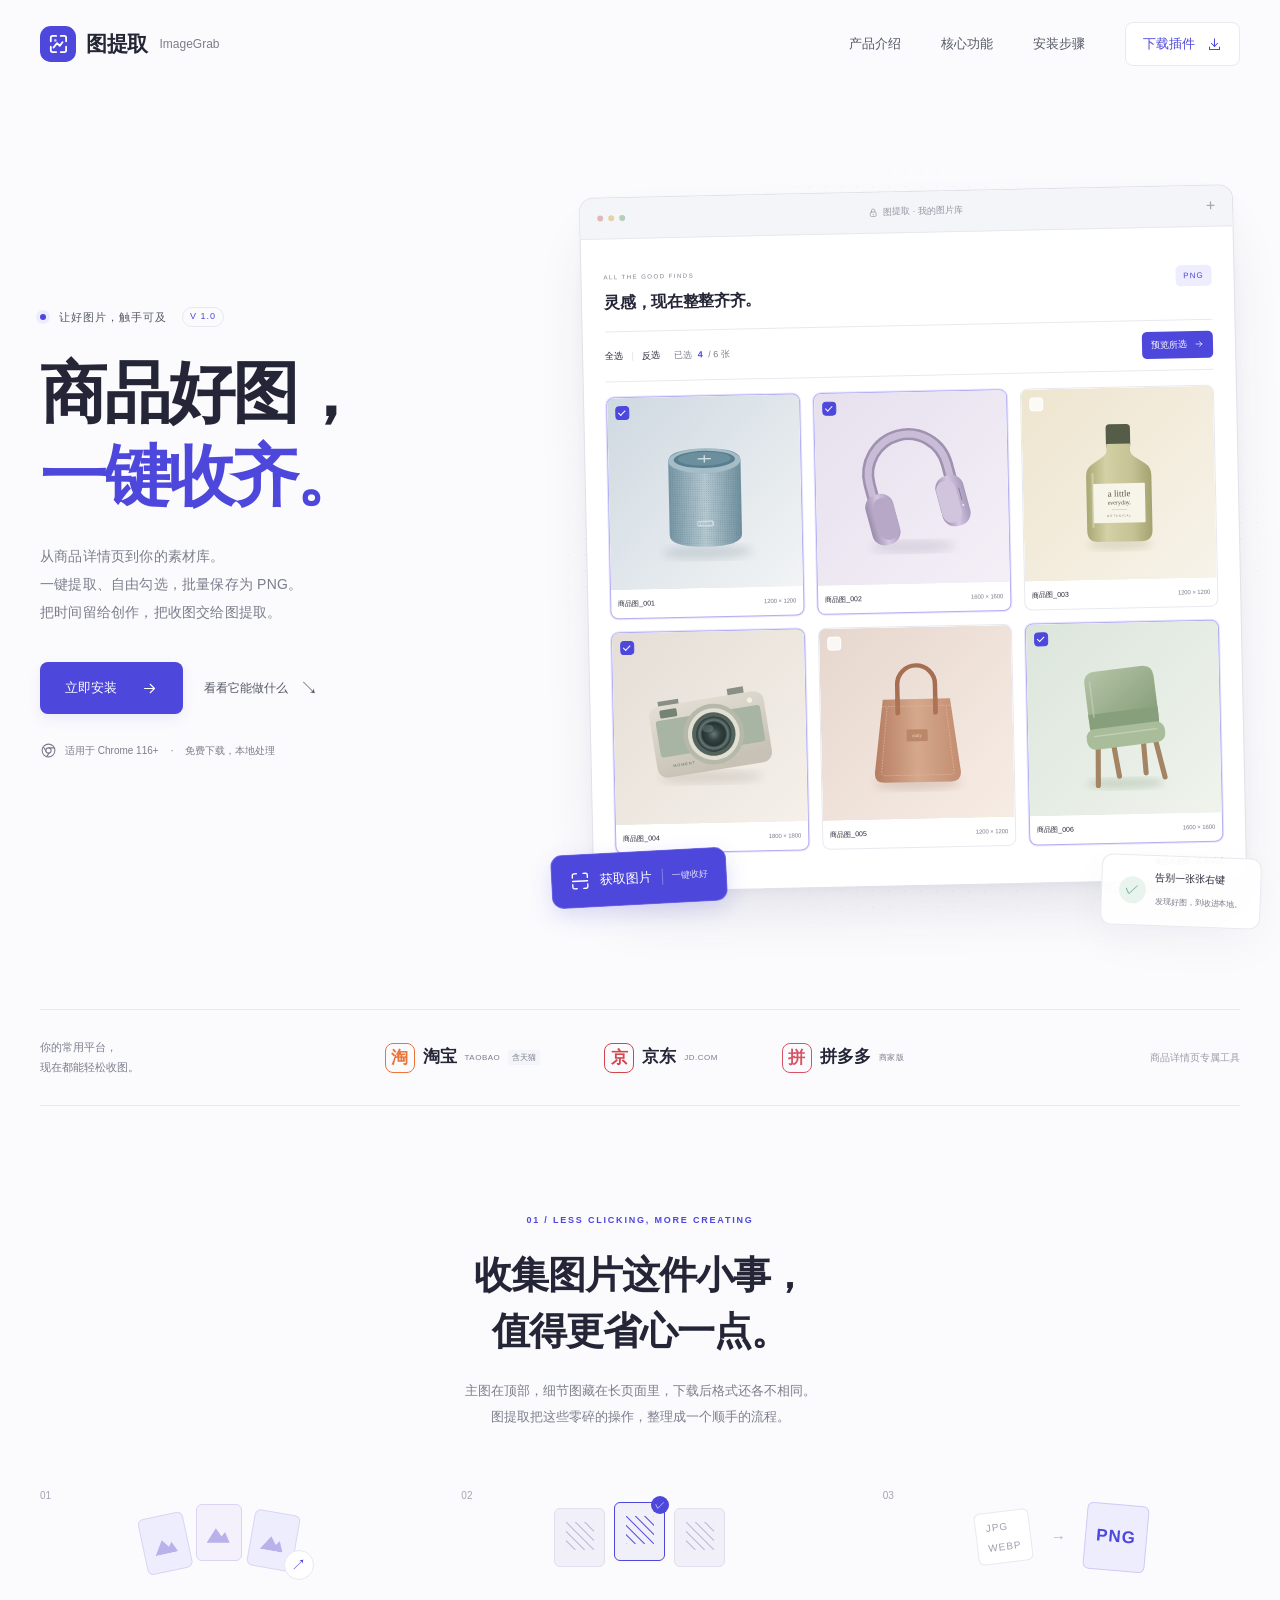
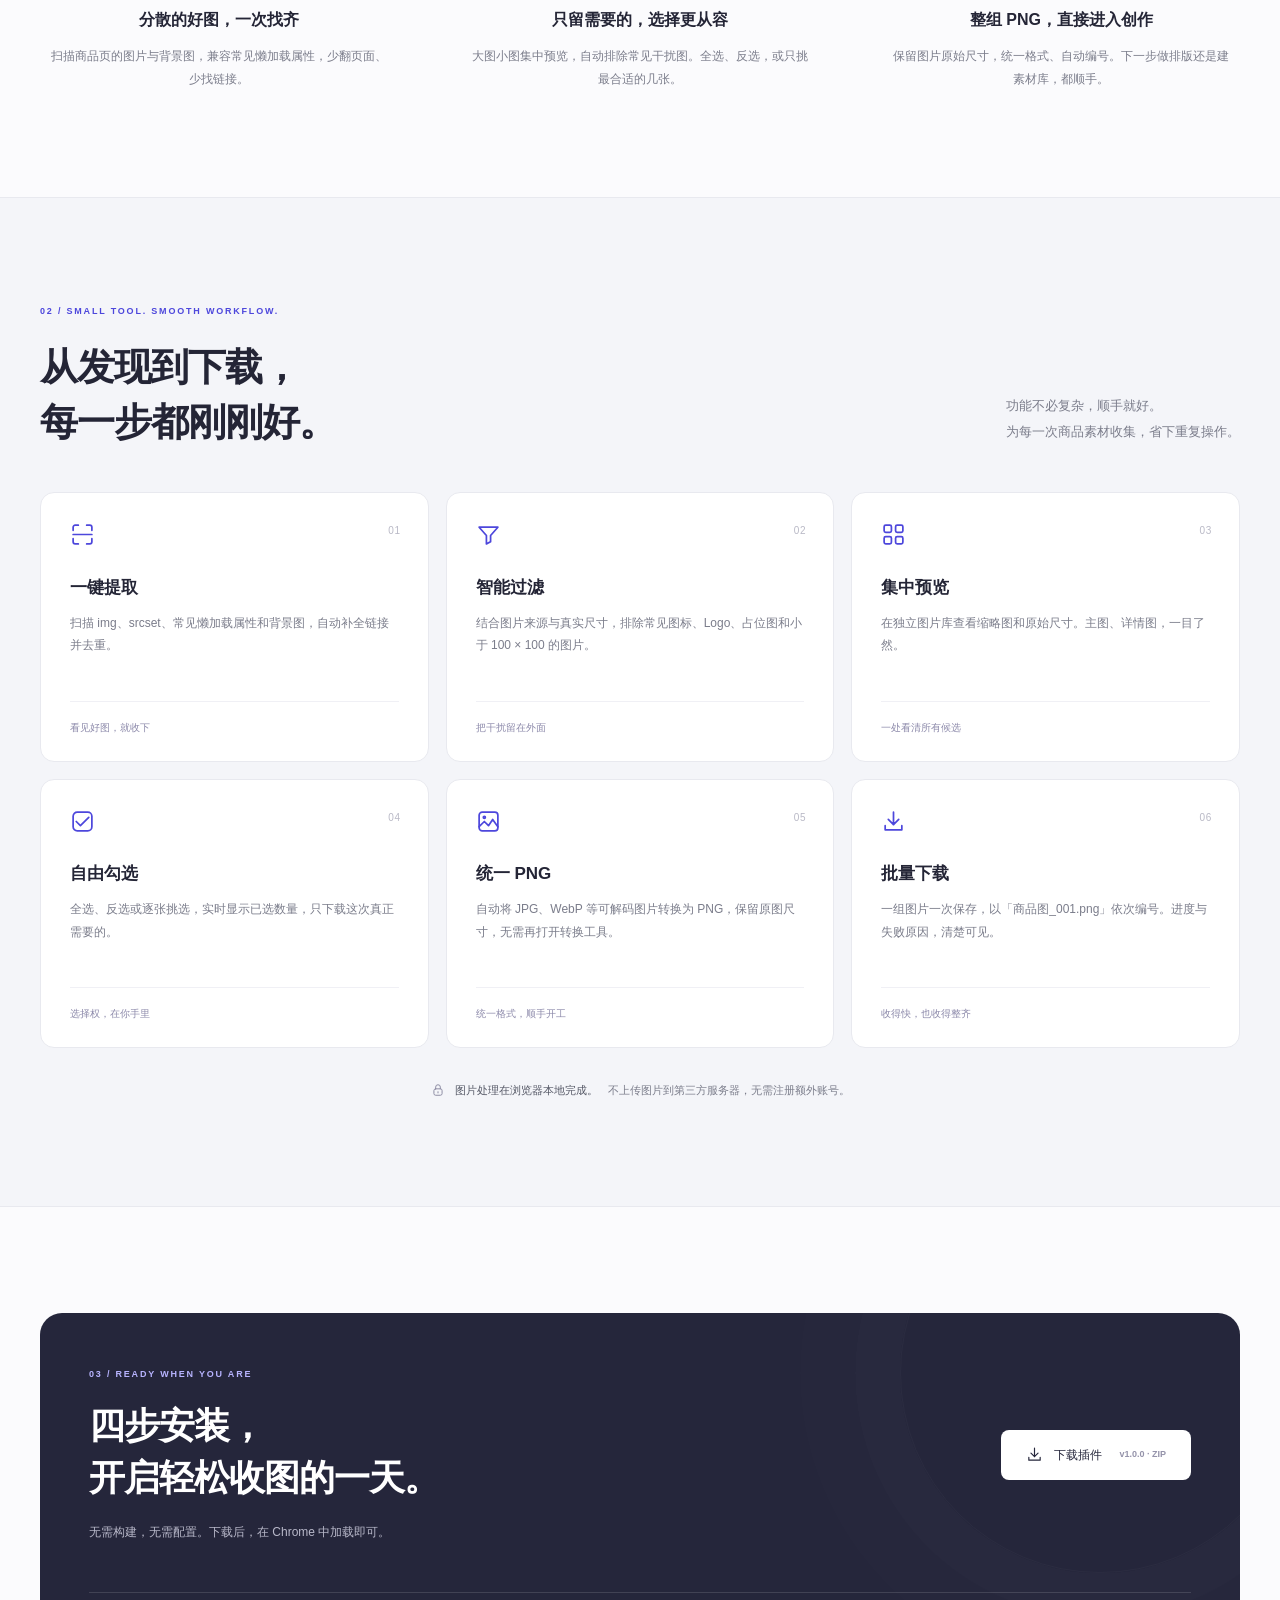
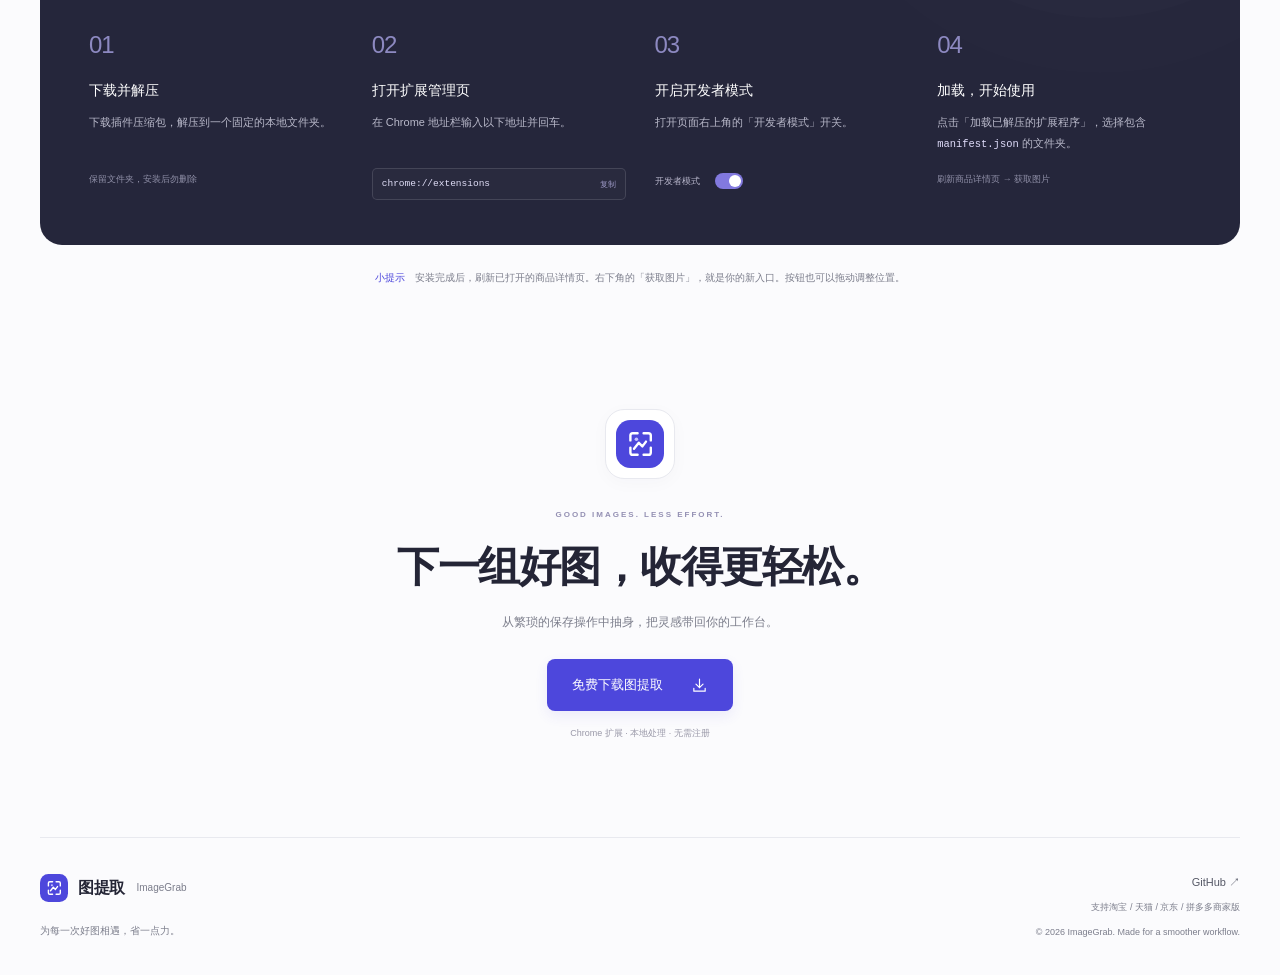
<file: docs/index.html>
<!doctype html>
<html lang="zh-CN">
<head>
  <meta charset="utf-8"><meta name="viewport" content="width=device-width,initial-scale=1">
  <meta name="description" content="图提取 ImageGrab，Chrome 电商图片助手。提取淘宝、天猫、京东及拼多多商品详情图，集中预览、自由勾选，批量导出 PNG。">
  <meta name="theme-color" content="#4d47dc"><title>图提取 ImageGrab — 商品好图，一键收齐。</title>
  <link rel="icon" href="assets/logo.svg" type="image/svg+xml"><link rel="stylesheet" href="css/style.css"><script src="js/main.js" defer></script>
</head>
<body>
  <a class="skip-link" href="#main">跳至正文</a>
  <!-- 全站 SVG 图标库，完全本地，无外部依赖。 -->
  <svg class="svg-library" xmlns="http://www.w3.org/2000/svg" aria-hidden="true"><defs>
    <symbol id="icon-arrow" viewBox="0 0 24 24"><path d="M5 12h14m-6-6 6 6-6 6"/></symbol>
    <symbol id="icon-download" viewBox="0 0 24 24"><path d="M12 3v12m-5-5 5 5 5-5M4 16v4h16v-4"/></symbol>
    <symbol id="icon-scan" viewBox="0 0 24 24"><path d="M8 3H5a2 2 0 0 0-2 2v3m13-5h3a2 2 0 0 1 2 2v3M3 16v3a2 2 0 0 0 2 2h3m8 0h3a2 2 0 0 0 2-2v-3M3 12h18"/></symbol>
    <symbol id="icon-filter" viewBox="0 0 24 24"><path d="M3 5h18l-7 8v6l-4 2v-8Z"/></symbol>
    <symbol id="icon-grid" viewBox="0 0 24 24"><rect x="3" y="3" width="7" height="7" rx="1.5"/><rect x="14" y="3" width="7" height="7" rx="1.5"/><rect x="3" y="14" width="7" height="7" rx="1.5"/><rect x="14" y="14" width="7" height="7" rx="1.5"/></symbol>
    <symbol id="icon-check" viewBox="0 0 24 24"><path d="m6 12 4 4 8-8"/><rect x="3" y="3" width="18" height="18" rx="4"/></symbol>
    <symbol id="icon-image" viewBox="0 0 24 24"><rect x="3" y="3" width="18" height="18" rx="3"/><path d="m3 17 5-5 4 4 4-6 5 7"/><circle cx="8" cy="8" r="1"/></symbol>
    <symbol id="icon-lock" viewBox="0 0 24 24"><rect x="5" y="10" width="14" height="11" rx="3"/><path d="M8 10V7a4 4 0 0 1 8 0v3m-4 5v2"/></symbol>
  </defs></svg>
  <!-- 吸顶导航：无 JS 时仍可使用所有锚点。 -->
  <header class="site-header" id="top">
    <nav class="nav container" aria-label="主导航">
      <a class="brand" href="#top" aria-label="图提取首页"><img src="assets/logo.svg" width="36" height="36" alt=""><strong>图提取</strong><span class="brand-en">ImageGrab</span></a>
      <button class="menu-toggle" aria-controls="nav-links" aria-expanded="false" aria-label="打开导航菜单"><span></span><span></span></button>
      <div class="nav-links" id="nav-links"><a href="#about">产品介绍</a><a href="#features">核心功能</a><a href="#install">安装步骤</a><a class="nav-download" href="assets/imagegrab-v1.0.0.zip" download="ImageGrab-v1.0.0.zip">下载插件 <svg class="icon"><use href="#icon-download"/></svg></a></div>
    </nav>
  </header>
  <main id="main">
    <!-- 首屏：价值主张 + 可点击的图片库示意。 -->
    <section class="hero container" aria-labelledby="hero-title">
      <div class="hero-copy" data-reveal>
        <div class="eyebrow"><span class="status-dot"></span>让好图片，触手可及 <span class="version">V 1.0</span></div>
        <h1 id="hero-title">商品好图，<br><span>一键收齐。</span></h1>
        <p class="hero-description">从商品详情页到你的素材库。<br>一键提取、自由勾选，批量保存为 PNG。<br>把时间留给创作，把收图交给图提取。</p>
        <div class="hero-actions"><a class="button button-primary" href="#install">立即安装 <svg class="icon"><use href="#icon-arrow"/></svg></a><a class="button button-text" href="#features">看看它能做什么 <span aria-hidden="true">↘</span></a></div>
        <div class="chrome-note"><svg width="17" height="17" viewBox="0 0 24 24" fill="none" aria-hidden="true"><circle cx="12" cy="12" r="9" stroke="currentColor" stroke-width="1.5"/><circle cx="12" cy="12" r="3.7" stroke="currentColor" stroke-width="1.5"/><path d="M12 8.3h8M8.8 13.8 5 7.2m8 8.2-4 6" stroke="currentColor" stroke-width="1.5"/></svg>适用于 Chrome 116+ <span>·</span> 免费下载，本地处理</div>
      </div>
      <div class="hero-visual" data-reveal>
        <div class="visual-grid" aria-hidden="true"></div>
        <div class="workbench">
          <div class="window-bar"><div class="window-dots" aria-hidden="true"><i></i><i></i><i></i></div><span><svg class="icon"><use href="#icon-lock"/></svg> 图提取 · 我的图片库</span><span class="window-plus" aria-hidden="true">+</span></div>
          <div class="workbench-body">
            <div class="workbench-heading"><div><span class="mini-eyebrow">ALL THE GOOD FINDS</span><h2>灵感，现在整整齐齐。</h2></div><span class="file-badge">PNG</span></div>
            <div class="demo-toolbar"><div><button id="demo-all" aria-label="全选示意图片">全选</button><span></span><button id="demo-invert">反选</button></div><p>已选 <strong id="demo-count">4</strong> / 6 张</p><button id="demo-preview">预览所选 <svg class="icon"><use href="#icon-arrow"/></svg></button></div>
            <div class="demo-gallery" id="demo-gallery">
              <label class="demo-card"><input type="checkbox" checked aria-label="选择蓝色音箱示意图"><span class="demo-checkbox" aria-hidden="true"></span><img src="assets/product-speaker.svg" width="600" height="600" alt="蓝灰色便携音箱示意图"><span class="demo-meta">商品图_001 <small>1200 × 1200</small></span></label>
              <label class="demo-card"><input type="checkbox" checked aria-label="选择紫色耳机示意图"><span class="demo-checkbox" aria-hidden="true"></span><img src="assets/product-headphones.svg" width="600" height="600" alt="淡紫色头戴耳机示意图"><span class="demo-meta">商品图_002 <small>1600 × 1600</small></span></label>
              <label class="demo-card"><input type="checkbox" aria-label="选择植物洗护示意图"><span class="demo-checkbox" aria-hidden="true"></span><img src="assets/product-bottle.svg" width="600" height="600" alt="植物洗护瓶示意图"><span class="demo-meta">商品图_003 <small>1200 × 1200</small></span></label>
              <label class="demo-card"><input type="checkbox" checked aria-label="选择复古相机示意图"><span class="demo-checkbox" aria-hidden="true"></span><img src="assets/product-camera.svg" width="600" height="600" alt="奶油绿色复古相机示意图"><span class="demo-meta">商品图_004 <small>1800 × 1800</small></span></label>
              <label class="demo-card"><input type="checkbox" aria-label="选择手提包示意图"><span class="demo-checkbox" aria-hidden="true"></span><img src="assets/product-bag.svg" width="600" height="600" alt="焦糖色手提包示意图"><span class="demo-meta">商品图_005 <small>1200 × 1200</small></span></label>
              <label class="demo-card"><input type="checkbox" checked aria-label="选择椅子示意图"><span class="demo-checkbox" aria-hidden="true"></span><img src="assets/product-chair.svg" width="600" height="600" alt="鼠尾草绿色椅子示意图"><span class="demo-meta">商品图_006 <small>1600 × 1600</small></span></label>
            </div>
            <div class="workbench-footer"><span><i class="tiny-dot"></i>保留原始尺寸</span><span>商品示意图 · 点击试试</span></div>
          </div>
        </div>
        <button class="extract-demo" id="demo-extract"><svg class="icon"><use href="#icon-scan"/></svg> 获取图片 <span>一键收好</span></button>
        <div class="floating-note"><span class="note-check">✓</span><div><strong>告别一张张右键</strong><span>发现好图，到收进本地。</span></div></div>
      </div>
    </section>
    <div class="platform-band container" data-reveal><span class="platform-caption">你的常用平台，<br>现在都能轻松收图。</span><div class="platforms"><span><b class="platform-mark taobao">淘</b>淘宝 <small>TAOBAO</small><i>含天猫</i></span><span><b class="platform-mark jd">京</b>京东 <small>JD.COM</small></span><span><b class="platform-mark pdd">拼</b>拼多多 <small>商家版</small></span></div><span class="platform-detail">商品详情页专属工具</span></div>
    <!-- 产品介绍：围绕实际收图流程，避免空泛承诺。 -->
    <section class="about section container" id="about" aria-labelledby="about-title">
      <div class="about-heading" data-reveal><p class="section-kicker">01 / LESS CLICKING, MORE CREATING</p><h2 id="about-title">收集图片这件小事，<br>值得更省心一点。</h2><p class="section-description">主图在顶部，细节图藏在长页面里，下载后格式还各不相同。<br class="desktop-break">图提取把这些零碎的操作，整理成一个顺手的流程。</p></div>
      <div class="about-cards" data-reveal>
        <article><span class="about-number">01</span><div class="about-art art-find" aria-hidden="true"><span></span><span></span><span></span><i>↗</i></div><h3>分散的好图，一次找齐</h3><p>扫描商品页的图片与背景图，兼容常见懒加载属性，少翻页面、少找链接。</p></article>
        <article><span class="about-number">02</span><div class="about-art art-select" aria-hidden="true"><span>▧</span><span class="picked">▧<i>✓</i></span><span>▧</span></div><h3>只留需要的，选择更从容</h3><p>大图小图集中预览，自动排除常见干扰图。全选、反选，或只挑最合适的几张。</p></article>
        <article><span class="about-number">03</span><div class="about-art art-format" aria-hidden="true"><span>JPG<br>WEBP</span><i>→</i><b>PNG</b></div><h3>整组 PNG，直接进入创作</h3><p>保留图片原始尺寸，统一格式、自动编号。下一步做排版还是建素材库，都顺手。</p></article>
      </div>
    </section>
    <!-- 六项核心能力 -->
    <section class="features-section" id="features" aria-labelledby="features-title"><div class="container section">
      <div class="section-heading" data-reveal><div><p class="section-kicker">02 / SMALL TOOL. SMOOTH WORKFLOW.</p><h2 id="features-title">从发现到下载，<br>每一步都刚刚好。</h2></div><p class="section-description">功能不必复杂，顺手就好。<br>为每一次商品素材收集，省下重复操作。</p></div>
      <div class="feature-grid">
        <article class="feature-card" data-reveal><svg class="feature-icon"><use href="#icon-scan"/></svg><span class="feature-no">01</span><h3>一键提取</h3><p>扫描 img、srcset、常见懒加载属性和背景图，自动补全链接并去重。</p><span class="feature-tag">看见好图，就收下</span></article>
        <article class="feature-card" data-reveal><svg class="feature-icon"><use href="#icon-filter"/></svg><span class="feature-no">02</span><h3>智能过滤</h3><p>结合图片来源与真实尺寸，排除常见图标、Logo、占位图和小于 100 × 100 的图片。</p><span class="feature-tag">把干扰留在外面</span></article>
        <article class="feature-card" data-reveal><svg class="feature-icon"><use href="#icon-grid"/></svg><span class="feature-no">03</span><h3>集中预览</h3><p>在独立图片库查看缩略图和原始尺寸。主图、详情图，一目了然。</p><span class="feature-tag">一处看清所有候选</span></article>
        <article class="feature-card" data-reveal><svg class="feature-icon"><use href="#icon-check"/></svg><span class="feature-no">04</span><h3>自由勾选</h3><p>全选、反选或逐张挑选，实时显示已选数量，只下载这次真正需要的。</p><span class="feature-tag">选择权，在你手里</span></article>
        <article class="feature-card" data-reveal><svg class="feature-icon"><use href="#icon-image"/></svg><span class="feature-no">05</span><h3>统一 PNG</h3><p>自动将 JPG、WebP 等可解码图片转换为 PNG，保留原图尺寸，无需再打开转换工具。</p><span class="feature-tag">统一格式，顺手开工</span></article>
        <article class="feature-card" data-reveal><svg class="feature-icon"><use href="#icon-download"/></svg><span class="feature-no">06</span><h3>批量下载</h3><p>一组图片一次保存，以「商品图_001.png」依次编号。进度与失败原因，清楚可见。</p><span class="feature-tag">收得快，也收得整齐</span></article>
      </div>
      <div class="privacy-note" data-reveal><svg class="icon"><use href="#icon-lock"/></svg><p>图片处理在浏览器本地完成。<span>不上传图片到第三方服务器，无需注册额外账号。</span></p></div>
    </div></section>
    <!-- 安装：提供真实 ZIP，不使用不可访问的 Chrome 内部协议链接。 -->
    <section class="install section container" id="install" aria-labelledby="install-title">
      <div class="install-panel" data-reveal><div class="install-heading"><div><p class="section-kicker">03 / READY WHEN YOU ARE</p><h2 id="install-title">四步安装，<br>开启轻松收图的一天。</h2><p>无需构建，无需配置。下载后，在 Chrome 中加载即可。</p></div><a class="button button-light" href="assets/imagegrab-v1.0.0.zip" download="ImageGrab-v1.0.0.zip"><svg class="icon"><use href="#icon-download"/></svg> 下载插件 <span>v1.0.0 · ZIP</span></a></div>
        <ol class="install-steps"><li><span class="step-number">01</span><h3>下载并解压</h3><p>下载插件压缩包，解压到一个固定的本地文件夹。</p><span class="step-hint">保留文件夹，安装后勿删除</span></li><li><span class="step-number">02</span><h3>打开扩展管理页</h3><p>在 Chrome 地址栏输入以下地址并回车。</p><button class="copy-code" data-copy="chrome://extensions" title="复制扩展管理页地址"><code>chrome://extensions</code><span>复制</span></button></li><li><span class="step-number">03</span><h3>开启开发者模式</h3><p>打开页面右上角的「开发者模式」开关。</p><div class="mode-example" aria-hidden="true">开发者模式 <span></span></div></li><li><span class="step-number">04</span><h3>加载，开始使用</h3><p>点击「加载已解压的扩展程序」，选择包含 <code>manifest.json</code> 的文件夹。</p><span class="step-hint">刷新商品详情页 → 获取图片</span></li></ol>
      </div>
      <p class="install-tip"><span>小提示</span>安装完成后，刷新已打开的商品详情页。右下角的「获取图片」，就是你的新入口。按钮也可以拖动调整位置。</p>
    </section>
    <section class="cta container" id="download" aria-labelledby="cta-title" data-reveal><span class="cta-logo"><img src="assets/logo.svg" width="48" height="48" alt=""></span><p class="section-kicker">GOOD IMAGES. LESS EFFORT.</p><h2 id="cta-title">下一组好图，<br class="mobile-break">收得更轻松。</h2><p>从繁琐的保存操作中抽身，把灵感带回你的工作台。</p><a class="button button-primary" href="assets/imagegrab-v1.0.0.zip" download="ImageGrab-v1.0.0.zip">免费下载图提取 <svg class="icon"><use href="#icon-download"/></svg></a><span class="cta-note">Chrome 扩展 · 本地处理 · 无需注册</span></section>
  </main>
  <footer class="site-footer container"><div><a class="brand" href="#top"><img src="assets/logo.svg" width="28" height="28" alt=""><strong>图提取</strong><span class="brand-en">ImageGrab</span></a><p>为每一次好图相遇，省一点力。</p></div><div class="footer-right"><a href="https://github.com/fanbucket07861-bit/imagegrab" target="_blank" rel="noreferrer" title="查看 ImageGrab GitHub 仓库">GitHub ↗</a><span>支持淘宝 / 天猫 / 京东 / 拼多多商家版</span><small>© <span id="year">2026</span> ImageGrab. Made for a smoother workflow.</small></div></footer>
  <div id="toast" class="toast" role="status" aria-live="polite"></div>
  <dialog id="demo-dialog" aria-labelledby="demo-dialog-title"><div class="dialog-heading"><div><p class="section-kicker">A LITTLE PREVIEW</p><h2 id="demo-dialog-title">这组好图，选好了。</h2></div><button id="dialog-close" aria-label="关闭预览">×</button></div><div id="demo-selected" class="selected-preview"></div><p class="dialog-note">这是官网的交互示意。安装扩展后，即可在真实商品页提取并批量下载图片。</p><a href="#install" class="button button-primary" id="dialog-install">去安装图提取 <svg class="icon"><use href="#icon-arrow"/></svg></a></dialog>
</body></html>
</file>
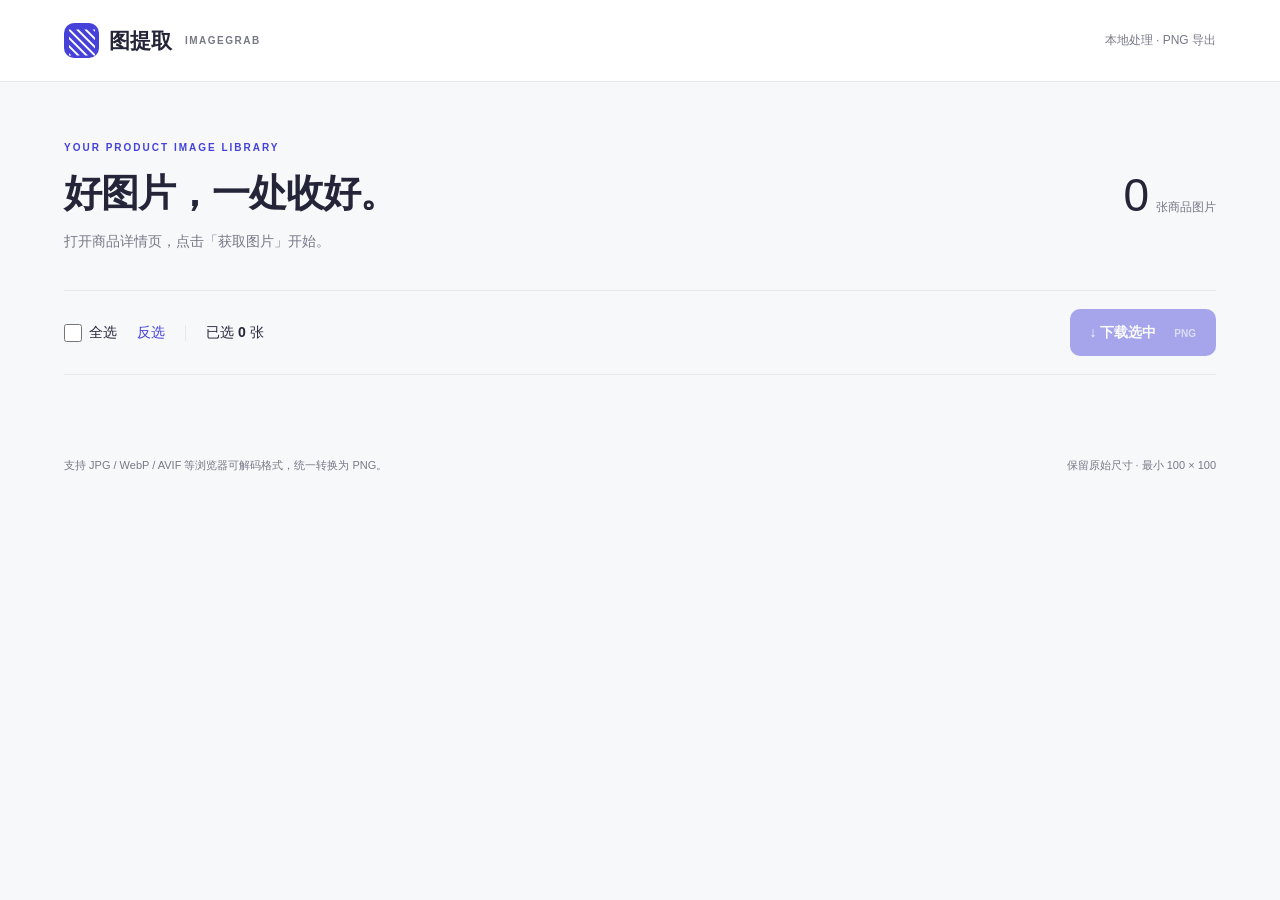
<file: gallery.html>
<!doctype html>
<html lang="zh-CN">
<head><meta charset="utf-8"><meta name="viewport" content="width=device-width,initial-scale=1"><title>图片库 · 图提取 ImageGrab</title><link rel="stylesheet" href="gallery.css"><script src="gallery.js" defer></script></head>
<body>
  <header class="topbar"><a class="brand" href="gallery.html" aria-label="图提取图片库"><span class="brand-icon" aria-hidden="true">▧</span>图提取 <small>IMAGEGRAB</small></a><span class="private">本地处理 · PNG 导出</span></header>
  <main>
    <div class="heading"><div><p class="eyebrow">YOUR PRODUCT IMAGE LIBRARY</p><h1>好图片，一处收好。</h1><p id="source-title">打开商品详情页，点击「获取图片」开始。</p><a id="source-link" class="source-link" hidden target="_blank" rel="noreferrer">返回商品详情页 ↗</a></div><div class="count-block"><strong id="image-count">0</strong><span>张商品图片</span></div></div>
    <div id="notice" class="notice" role="status" aria-live="polite" hidden></div>
    <section id="progress-panel" class="progress-panel" hidden aria-label="下载进度"><div><strong id="progress-title">准备下载</strong><span id="progress-text"></span></div><progress id="download-progress" value="0" max="1"></progress><p id="progress-detail">图片将在后台转换后下载。</p><button id="retry-download" class="text-button" hidden>重新选择失败图片</button></section>
    <section class="toolbar" aria-label="图片选择工具"><div class="select-actions"><label><input type="checkbox" id="select-all">全选</label><button id="invert" class="text-button">反选</button><span class="separator"></span><span>已选 <strong id="selected-count">0</strong> 张</span></div><div class="download-actions"><span id="validation-status" role="status"></span><button id="download" class="primary-button" disabled>↓ 下载选中 <span>PNG</span></button></div></section>
    <div id="permission-panel" class="notice permission" hidden><p>部分图片使用额外的图片域名，授权后可继续核验和下载。</p><button id="grant-permission" class="secondary-button">授权图片域名</button></div>
    <section id="gallery" class="gallery" aria-label="商品图片列表"></section>
    <section id="empty" class="empty" hidden><span class="empty-mark" aria-hidden="true">▧</span><h2>这里，等待你的第一组图片</h2><p id="empty-message">在淘宝、天猫、京东或拼多多商品详情页点击右下角「获取图片」。安装扩展后，请先刷新已经打开的商品页。</p></section>
    <section id="failures-panel" class="failures" hidden><details><summary id="failures-summary">无法读取的图片</summary><p>可先回到商品页确认图片已加载，再重试。需要登录、禁止外链或已失效的图片可能无法读取。</p><ul id="failures-list"></ul><button id="retry-preview" class="secondary-button">重试读取失败图片</button></details></section>
    <footer class="gallery-footer"><span>支持 JPG / WebP / AVIF 等浏览器可解码格式，统一转换为 PNG。</span><span>保留原始尺寸 · 最小 100 × 100</span></footer>
  </main>
  <dialog id="lightbox"><button id="close-lightbox" aria-label="关闭大图预览">×</button><img id="lightbox-image" alt="商品图片放大预览"><p id="lightbox-caption"></p><a id="original-link" target="_blank" rel="noreferrer">查看原图 ↗</a></dialog>
</body></html>
</file>
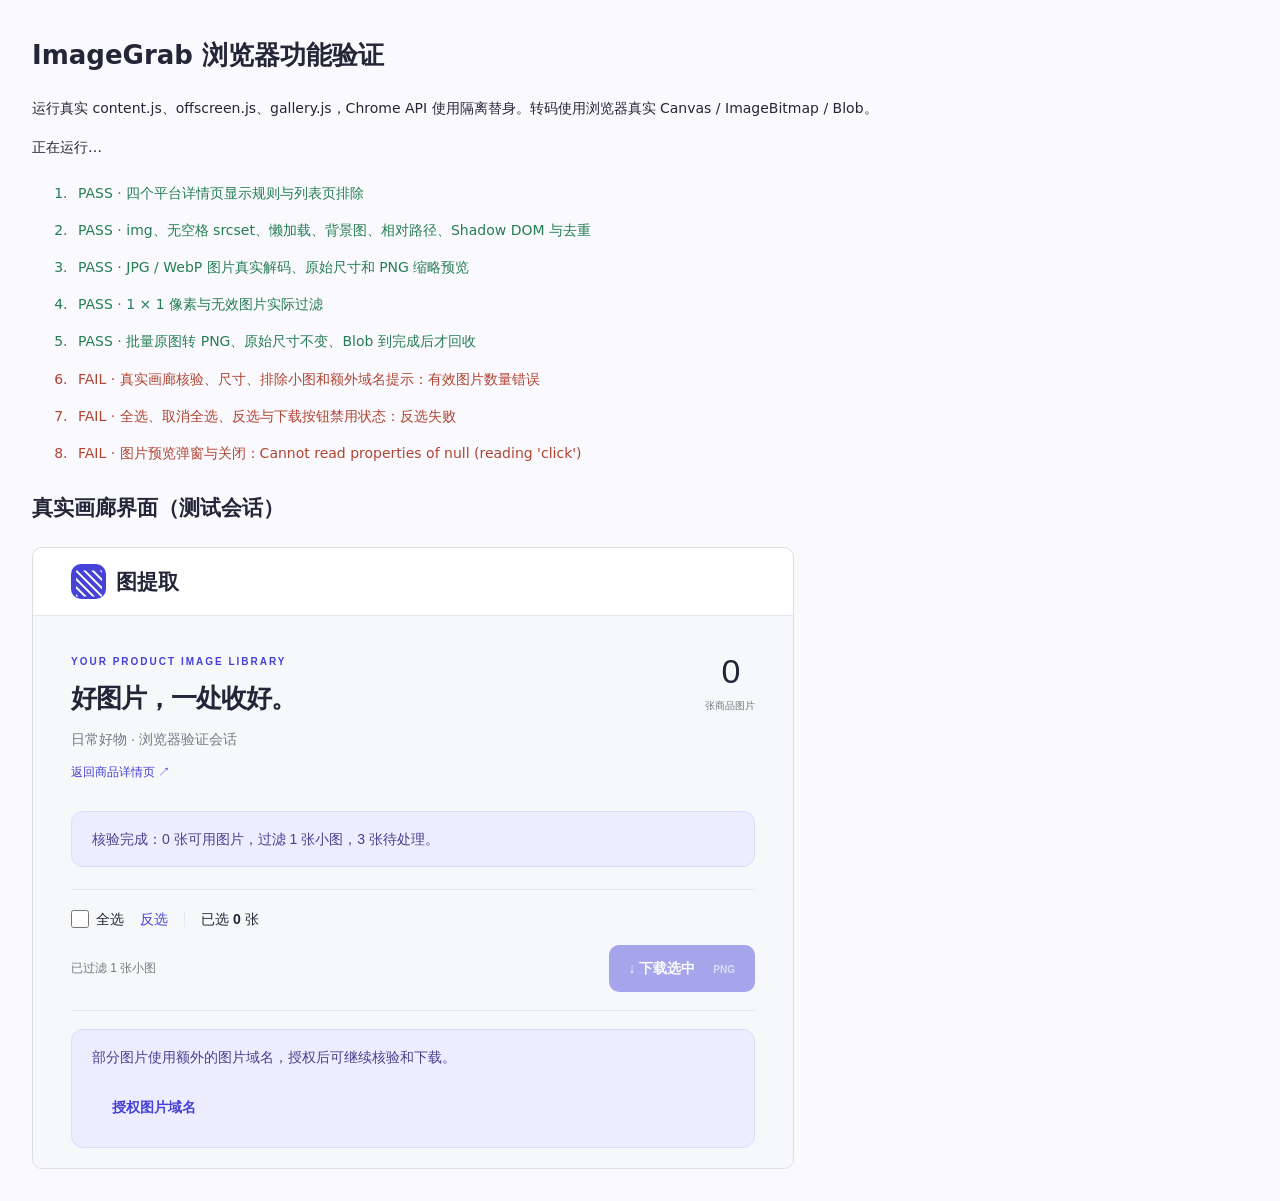
<file: tests/browser.html>
<!doctype html><html lang="zh-CN"><head><meta charset="utf-8"><meta name="viewport" content="width=device-width,initial-scale=1"><title>ImageGrab · 浏览器验证</title><style>body{font:14px/1.8 system-ui;margin:32px;color:#252538;background:#fafafe}h1{font-size:26px}li{padding:6px;color:#267d54}.fail{color:#b04432}iframe{width:760px;height:620px;display:block;border:1px solid #ddd;border-radius:10px;margin:20px 0;max-width:100%}code{background:#eee;padding:3px}#fixtures{display:none}</style><script src="browser-runner.js" defer></script></head><body><h1>ImageGrab 浏览器功能验证</h1><p>运行真实 content.js、offscreen.js、gallery.js，Chrome API 使用隔离替身。转码使用浏览器真实 Canvas / ImageBitmap / Blob。</p><p id="status" role="status">正在运行…</p><ol id="results"></ol><div id="fixtures"></div><h2>真实画廊界面（测试会话）</h2><div id="gallery-frame"></div></body></html>
</file>
<file: docs/css/style.css>
/* 修改 :root 中的主色、间距与圆角，即可调整全站设计。 */
:root {
  --primary: #4d47dc; --primary-hover: #3d37bd; --primary-light: #eeedfe; --primary-muted: #b8b4ff;
  --ink: #242536; --muted: #7b7d8b; --soft-ink: #555866; --paper: #fff; --background: #fbfbfd; --section-bg: #f4f5f9; --line: #e8e9ef;
  --dark: #25263b; --dark-line: #ffffff21; --dark-muted: #b9b9ca; --green: #56a388; --orange: #ed7437; --red: #d3444b; --pink: #d65463;
  --space-1: 4px; --space-2: 8px; --space-3: 12px; --space-4: 16px; --space-5: 20px; --space-6: 24px; --space-8: 32px; --space-10: 40px; --space-12: 48px; --space-16: 64px; --space-20: 80px; --space-24: 96px;
  --radius-sm: 8px; --radius: 14px; --radius-lg: 22px; --radius-xl: 28px; --radius-pill: 99px;
  --shadow-sm: 0 4px 18px #28255107; --shadow-card: 0 16px 45px #27224e0a; --shadow-window: 0 30px 65px -24px #37365d30, 0 3px 10px #28254306;
  --container: 1200px; --transition: .25s ease; --font: -apple-system, BlinkMacSystemFont, "Segoe UI", "PingFang SC", "Hiragino Sans GB", "Microsoft YaHei", sans-serif;
}
*,*::before,*::after { box-sizing: border-box; } html { scroll-behavior: smooth; scroll-padding-top: 100px; } body { margin: 0; color: var(--ink); background: var(--background); font: 15px/1.7 var(--font); -webkit-font-smoothing: antialiased; } h1,h2,h3,p { margin: 0; } a { color: inherit; text-decoration: none; } button { font: inherit; cursor: pointer; } button,a,input { -webkit-tap-highlight-color: transparent; } button { color: inherit; } img { display: block; max-width: 100%; } :focus-visible { outline: 3px solid var(--primary); outline-offset: 5px; } ::selection { background: var(--primary-light); color: var(--primary); } .svg-library { display: none; } .container { width: calc(100% - 80px); max-width: var(--container); margin-inline: auto; } .section { padding-block: clamp(72px, 8.3vw, 120px); } .icon,.feature-icon { width: 20px; height: 20px; fill: none; stroke: currentColor; stroke-width: 1.65; stroke-linecap: round; stroke-linejoin: round; flex-shrink: 0; } .skip-link { position: fixed; top: -100px; left: var(--space-4); padding: var(--space-3) var(--space-5); background: var(--primary); color: var(--paper); z-index: 50; border-radius: var(--radius-sm); } .skip-link:focus { top: var(--space-3); }
/* 导航 */
.site-header { position: sticky; top: 0; z-index: 20; border-bottom: 1px solid transparent; transition: box-shadow var(--transition), background var(--transition); background: #fbfbfdee; backdrop-filter: blur(18px); } .site-header.scrolled { border-color: var(--line); box-shadow: var(--shadow-sm); background: #ffffffea; } .nav { min-height: 88px; display: flex; align-items: center; justify-content: space-between; gap: var(--space-6); } .brand { display: inline-flex; align-items: center; gap: 10px; white-space: nowrap; } .brand strong { font-size: 21px; font-weight: 750; letter-spacing: -.5px; } .brand-en { font-size: 12px; color: var(--muted); margin-left: 2px; font-weight: 450; } .nav-links { display: flex; align-items: center; gap: var(--space-10); font-size: 13px; color: var(--soft-ink); } .nav-links>a { transition: color var(--transition); } .nav-links>a:hover,.nav-links>a.active { color: var(--primary); } .nav-links>a.active:not(.nav-download) { position: relative; } .nav-links>a.active:not(.nav-download)::after { content: ''; position: absolute; left: 45%; bottom: -10px; width: 5px; height: 5px; border-radius: 50%; background: var(--primary); } .nav-download { display: inline-flex; align-items: center; gap: var(--space-3); padding: 10px 17px; color: var(--primary); border: 1px solid var(--line); border-radius: var(--radius-sm); background: var(--paper); } .nav-download:hover { border-color: var(--primary); } .nav-download .icon { width: 15px; height: 15px; } .menu-toggle { display: none; }
/* 首屏 */
.hero { display: grid; grid-template-columns: .88fr 1.12fr; gap: var(--space-8); align-items: center; padding-top: 74px; padding-bottom: 90px; } .hero-copy { padding-bottom: var(--space-4); } .eyebrow { display: flex; gap: var(--space-2); align-items: center; color: var(--soft-ink); font-size: 11px; letter-spacing: 1px; } .status-dot { width: 6px; height: 6px; border-radius: 50%; background: var(--primary); box-shadow: 0 0 0 4px var(--primary-light); margin-right: 5px; } .version { margin-left: 7px; font-size: 9px; color: var(--primary); border: 1px solid var(--line); padding: 1px 7px; border-radius: var(--radius-pill); letter-spacing: 1px; } h1 { font-size: clamp(48px, 5.2vw, 72px); line-height: 1.25; font-weight: 800; letter-spacing: -3px; margin-top: 25px; } h1>span { color: var(--primary); } .hero-description { font-size: 14px; color: var(--muted); line-height: 2; margin-top: var(--space-6); letter-spacing: .2px; } .hero-actions { display: flex; align-items: center; gap: var(--space-5); margin-top: var(--space-8); } .button { display: inline-flex; justify-content: center; align-items: center; gap: var(--space-6); padding: 14px 24px; min-height: 50px; border: 1px solid transparent; border-radius: var(--radius-sm); font-weight: 550; font-size: 13px; transition: background var(--transition), transform var(--transition), box-shadow var(--transition); white-space: nowrap; } .button:hover { transform: translateY(-2px); } .button-primary { background: var(--primary); color: var(--paper); box-shadow: 0 5px 13px #4d47dc17; } .button-primary:hover { background: var(--primary-hover); box-shadow: 0 8px 20px #4d47dc25; } .button .icon { width: 17px; height: 17px; } .button-text { padding-inline: 0; gap: var(--space-3); font-size: 12px; color: var(--soft-ink); } .button-text span { font-size: 18px; } .chrome-note { margin-top: 23px; display: flex; gap: var(--space-2); align-items: center; color: var(--muted); font-size: 10px; } .chrome-note>span { margin-inline: var(--space-1); }
.hero-visual { position: relative; padding: 28px 0 33px; min-width: 0; } .visual-grid { position: absolute; inset: 0 -25px -5px; background-image: radial-gradient(var(--line) .9px, transparent .9px); background-size: 16px 16px; mask-image: radial-gradient(ellipse, black 40%, transparent 75%); } .workbench { position: relative; background: var(--paper); border: 1px solid #e0e1e9; border-radius: var(--radius); box-shadow: var(--shadow-window); transform: rotate(-1.2deg); overflow: hidden; } .window-bar { height: 41px; display: flex; justify-content: space-between; align-items: center; padding-inline: 17px; background: #f4f5f8; border-bottom: 1px solid var(--line); } .window-dots { display: flex; gap: 5px; } .window-dots i { width: 6px; height: 6px; background: #d5d6df; border-radius: 50%; } .window-dots i:first-child { background: #e1b9b8; } .window-dots i:nth-child(2) { background: #e6d2a6; } .window-dots i:last-child { background: #b3cfb5; } .window-bar>span:not(.window-plus) { display: flex; gap: 5px; align-items: center; font-size: 9px; color: #9596a3; } .window-bar .icon { width: 10px; height: 10px; } .window-plus { font-size: 16px; color: #a3a4b2; } .workbench-body { padding: 22px 22px 12px; } .workbench-heading { display: flex; align-items: center; justify-content: space-between; } .mini-eyebrow { font-size: 6px; letter-spacing: 1.5px; color: var(--muted); } .workbench-heading h2 { margin-top: 4px; font-size: 16px; font-weight: 650; letter-spacing: -.3px; } .file-badge { color: var(--primary); font-size: 8px; padding: 4px 8px; background: var(--primary-light); border-radius: 5px; letter-spacing: 1px; } .demo-toolbar { display: flex; align-items: center; margin-top: 17px; padding-block: 11px; border-block: 1px solid var(--line); gap: 14px; font-size: 9px; } .demo-toolbar>div { display: flex; align-items: center; gap: 9px; } .demo-toolbar button { background: none; border: 0; padding: 3px 0; font-size: inherit; } .demo-toolbar button:hover { color: var(--primary); } .demo-toolbar>div>span { height: 9px; width: 1px; background: var(--line); } .demo-toolbar p { color: var(--muted); } .demo-toolbar strong { color: var(--primary); margin-inline: 3px; font-weight: 650; } #demo-preview { margin-left: auto; background: var(--primary); color: var(--paper); border-radius: 5px; padding: 6px 9px; display: inline-flex; align-items: center; gap: 7px; } #demo-preview .icon { width: 10px; height: 10px; } .demo-gallery { display: grid; grid-template-columns: repeat(3, minmax(0, 1fr)); gap: 13px; margin-top: 15px; } .demo-card { position: relative; border-radius: var(--radius-sm); border: 1px solid var(--line); overflow: hidden; cursor: pointer; display: flex; flex-direction: column; transition: border-color var(--transition), box-shadow var(--transition); background: var(--paper); } .demo-card:has(input:checked) { border-color: #b4aff3; box-shadow: 0 0 0 1px #e9e6ff; } .demo-card:hover { border-color: var(--primary); } .demo-card:focus-within { outline: 2px solid var(--primary); outline-offset: 2px; } .demo-card img { width: 100%; height: auto; aspect-ratio: 1; object-fit: cover; } .demo-card input { position: absolute; left: 8px; top: 8px; opacity: 0; width: 17px; height: 17px; margin: 0; } .demo-checkbox { position: absolute; left: 8px; top: 8px; width: 14px; height: 14px; border: 1px solid #ffffffdd; border-radius: 4px; background: #ffffffc9; z-index: 1; } .demo-card input:checked+.demo-checkbox { background: var(--primary); border-color: var(--primary); } .demo-card input:checked+.demo-checkbox::after { content: ''; position: absolute; width: 7px; height: 4px; border-left: 1.5px solid white; border-bottom: 1.5px solid white; transform: rotate(-45deg); left: 2px; top: 3px; } .demo-meta { display: flex; align-items: center; justify-content: space-between; gap: 4px; font-size: 7px; padding: 8px 7px; white-space: nowrap; } .demo-meta small { font-size: 6px; color: var(--muted); letter-spacing: -.1px; } .workbench-footer { display: flex; justify-content: space-between; padding-top: 13px; font-size: 7px; color: var(--muted); } .workbench-footer>span:first-child { display: flex; align-items: center; gap: 4px; } .tiny-dot { width: 4px; height: 4px; border-radius: 50%; background: var(--green); } .extract-demo { position: absolute; left: -35px; bottom: 14px; display: flex; align-items: center; gap: 10px; background: var(--primary); color: white; padding: 15px 18px; border-radius: 12px; border: 1px solid #ffffff30; box-shadow: 0 8px 22px #4d47dc2c; font-size: 13px; font-weight: 550; transform: rotate(-3deg); transition: transform var(--transition); } .extract-demo:hover { transform: rotate(0) translateY(-3px); } .extract-demo span { font-size: 9px; padding-left: 9px; border-left: 1px solid #ffffff50; font-weight: 400; color: #dedcff; } .floating-note { position: absolute; right: -21px; bottom: -8px; display: flex; gap: 9px; align-items: center; padding: 13px 17px; background: #ffffffed; border: 1px solid var(--line); border-radius: 11px; box-shadow: var(--shadow-card); transform: rotate(2deg); } .note-check { width: 27px; height: 27px; border-radius: 50%; background: #eaf4ee; color: var(--green); display: grid; place-items: center; font-size: 14px; } .floating-note strong { display: block; font-size: 10px; font-weight: 550; } .floating-note div>span { font-size: 8px; color: var(--muted); }
/* 平台带和产品介绍 */
.platform-band { display: flex; align-items: center; justify-content: space-between; padding-block: 28px; border-block: 1px solid var(--line); gap: 20px; } .platform-caption { font-size: 11px; color: var(--muted); line-height: 1.8; } .platforms { display: flex; align-items: center; gap: clamp(28px, 5vw, 70px); } .platforms>span { display: flex; align-items: center; gap: 8px; font-size: 17px; font-weight: 650; } .platform-mark { width: 30px; height: 30px; display: grid; place-items: center; font-size: 17px; border: 1px solid currentColor; border-radius: var(--radius-sm); font-weight: 700; } .taobao { color: var(--orange); } .jd { color: var(--red); } .pdd { color: var(--pink); } .platforms small { font-size: 8px; color: var(--muted); font-weight: 450; letter-spacing: .5px; } .platforms i { font-size: 8px; font-style: normal; background: var(--section-bg); color: var(--muted); padding: 1px 4px; border-radius: 3px; font-weight: 400; } .platform-detail { font-size: 10px; color: #9b9caa; }
.section-kicker { color: var(--primary); font-size: 9px; font-weight: 600; letter-spacing: 1.8px; margin-bottom: 19px; } h2 { font-size: clamp(29px, 3vw, 39px); font-weight: 700; line-height: 1.45; letter-spacing: -1px; } .section-description { font-size: 13px; color: var(--muted); line-height: 2; margin-top: var(--space-5); } .about-heading { text-align: center; } .about-cards { display: grid; grid-template-columns: repeat(3, minmax(0, 1fr)); gap: var(--space-16); margin-top: 57px; } .about-cards article { position: relative; } .about-number { font-size: 10px; color: #a4a5b3; font-variant-numeric: tabular-nums; position: absolute; left: 0; top: 0; } .about-art { height: 100px; display: flex; align-items: center; justify-content: center; gap: 9px; margin-bottom: 19px; } .about-cards h3 { font-size: 16px; font-weight: 650; text-align: center; } .about-cards p { font-size: 12px; color: var(--muted); line-height: 1.9; text-align: center; margin-top: 12px; padding-inline: 6px; } .art-find { position: relative; } .art-find>span { height: 57px; width: 46px; background: var(--primary-light); border: 1px solid #d9d5f3; border-radius: 6px; position: relative; transform: rotate(-12deg) translateY(6px); } .art-find>span::after { content: ''; width: 23px; height: 18px; background: #b9b1e9; clip-path: polygon(0 100%,40% 20%,65% 65%,80% 40%,100% 100%); position: absolute; top: 20px; left: 10px; } .art-find>span:nth-child(2) { transform: rotate(0) translateY(-5px); background: #f4f1fc; } .art-find>span:nth-child(3) { transform: rotate(10deg) translateY(3px); } .art-find i { position: absolute; right: calc(50% - 95px); bottom: 7px; width: 30px; height: 30px; border-radius: 50%; display: grid; place-items: center; background: var(--paper); color: var(--primary); border: 1px solid var(--line); font-style: normal; } .art-select>span { font-size: 28px; color: #b9b4d5; width: 51px; height: 59px; display: grid; place-items: center; background: #f1eff8; border: 1px solid #e0ddec; border-radius: 6px; position: relative; } .art-select>span.picked { border-color: var(--primary); color: var(--primary); transform: translateY(-6px); } .art-select i { position: absolute; right: -5px; top: -7px; background: var(--primary); color: white; border-radius: 50%; font-size: 10px; width: 18px; height: 18px; display: grid; place-items: center; font-style: normal; } .art-format>span { border: 1px solid var(--line); border-radius: 6px; padding: 5px 10px; font-size: 10px; line-height: 2; color: #a09cae; background: white; letter-spacing: 1px; transform: rotate(-7deg); } .art-format>i { font-style: normal; color: #b7b3cc; margin-inline: 10px; } .art-format>b { padding: 18px 10px; border-radius: 6px; background: var(--primary-light); border: 1px solid #cec9f9; color: var(--primary); font-size: 17px; letter-spacing: 1px; transform: rotate(5deg); }
/* 核心功能：清晰的三列信息网格。 */
.features-section { background: var(--section-bg); border-block: 1px solid var(--line); } .section-heading { display: flex; align-items: flex-end; justify-content: space-between; gap: 40px; margin-bottom: 42px; } .section-heading>.section-description { padding-bottom: 5px; } .feature-grid { display: grid; grid-template-columns: repeat(3, minmax(0, 1fr)); gap: 17px; } .feature-card { position: relative; background: var(--paper); border: 1px solid var(--line); border-radius: var(--radius); padding: 29px 29px 25px; transition: transform var(--transition), box-shadow var(--transition); } .feature-card:hover { transform: translateY(-5px); box-shadow: var(--shadow-card); } .feature-icon { width: 25px; height: 25px; color: var(--primary); } .feature-no { position: absolute; right: 27px; top: 29px; color: #b9b9c6; font-size: 10px; letter-spacing: .7px; } .feature-card h3 { font-size: 17px; font-weight: 650; margin: 19px 0 9px; } .feature-card p { font-size: 12px; line-height: 1.9; color: var(--muted); min-height: 68px; } .feature-tag { display: block; border-top: 1px solid #f0f0f5; padding-top: 17px; margin-top: 21px; color: #8c89aa; font-size: 10px; } .privacy-note { display: flex; gap: 10px; align-items: center; justify-content: center; margin-top: 33px; color: var(--soft-ink); } .privacy-note .icon { width: 14px; height: 14px; color: #8b8aa2; } .privacy-note p { font-size: 11px; } .privacy-note p>span { color: var(--muted); margin-left: 10px; }
/* 安装引导 */
.install-panel { background: var(--dark); color: var(--paper); border-radius: var(--radius-lg); padding: 54px 49px 45px; position: relative; overflow: hidden; } .install-panel::before { content: ''; position: absolute; right: -60px; top: -140px; width: 400px; height: 400px; border: 1px solid #ffffff07; border-radius: 50%; pointer-events: none; box-shadow: 0 0 0 45px #ffffff02, 0 0 0 100px #ffffff01; } .install-panel .section-kicker { color: var(--primary-muted); } .install-heading { display: flex; align-items: center; justify-content: space-between; gap: 24px; position: relative; } .install-heading h2 { font-size: clamp(28px, 2.8vw, 36px); } .install-heading p:not(.section-kicker) { font-size: 12px; margin-top: 17px; color: var(--dark-muted); } .button-light { background: var(--paper); color: var(--dark); gap: 11px; font-size: 12px; } .button-light>span { color: #9593aa; font-size: 9px; margin-left: 6px; } .button-light:hover { background: var(--primary-light); } .install-steps { list-style: none; margin: 49px 0 0; padding: 32px 0 0; border-top: 1px solid var(--dark-line); display: grid; grid-template-columns: repeat(4, minmax(0, 1fr)); gap: 29px; position: relative; } .step-number { color: #8d89c1; font-size: 24px; font-weight: 400; letter-spacing: -1px; } .install-steps h3 { font-size: 14px; font-weight: 550; margin: 13px 0 10px; } .install-steps p { font-size: 11px; color: var(--dark-muted); line-height: 1.9; min-height: 43px; } .step-hint { font-size: 9px; color: #9090a8; display: block; margin-top: 17px; } .copy-code { display: flex; align-items: center; gap: 9px; padding: 7px 9px; border: 1px solid var(--dark-line); background: #ffffff05; color: #e1dff8; font-size: 10px; border-radius: 5px; margin-top: 13px; white-space: nowrap; width: 100%; justify-content: space-between; } .copy-code:hover { background: #ffffff0c; } .copy-code span { color: #9a96c3; font-size: 8px; } code { font-family: ui-monospace, "Cascadia Code", Consolas, monospace; font-size: .95em; } .install-steps p code { color: #e0ddfb; } .mode-example { display: flex; align-items: center; gap: 15px; font-size: 9px; color: #b9b7cc; margin-top: 18px; } .mode-example>span { width: 28px; height: 16px; background: #8279de; border-radius: 20px; position: relative; } .mode-example>span::after { content: ''; position: absolute; width: 12px; height: 12px; top: 2px; right: 2px; background: var(--paper); border-radius: 50%; } .install-tip { text-align: center; color: var(--muted); font-size: 10px; line-height: 1.9; margin-top: 23px; padding-inline: 10px; } .install-tip>span { color: var(--primary); margin-right: 10px; }
/* 页尾 CTA 和页脚 */
.cta { padding: 15px 0 95px; text-align: center; } .cta-logo { display: inline-block; padding: 10px; border: 1px solid var(--line); border-radius: 19px; background: var(--paper); box-shadow: var(--shadow-sm); margin-bottom: 22px; } .cta .section-kicker { font-size: 8px; letter-spacing: 2px; color: #9490b3; margin-bottom: 14px; } .cta h2 { font-size: clamp(30px, 3.3vw, 43px); font-weight: 700; letter-spacing: -1.5px; } .cta>p:not(.section-kicker) { color: var(--muted); font-size: 12px; margin-top: 15px; } .cta>.button { margin-top: 27px; gap: 28px; } .cta-note { display: block; margin-top: 15px; color: #9998a8; font-size: 9px; } .mobile-break { display: none; } .site-footer { padding-block: 35px; border-top: 1px solid var(--line); display: flex; justify-content: space-between; align-items: center; gap: 30px; } .site-footer .brand strong { font-size: 16px; } .site-footer .brand-en { font-size: 10px; } .site-footer p { color: var(--muted); font-size: 10px; margin-top: 13px; } .footer-right { display: flex; flex-direction: column; text-align: right; gap: 9px; } .footer-right a { color: var(--soft-ink); font-size: 11px; } .footer-right a small { font-size: 8px; color: #aaa8b8; margin-left: 4px; } .footer-right>span,.footer-right>small { color: var(--muted); font-size: 9px; }
/* 交互反馈与无障碍：无 JS 时正文保持可见。 */
.toast { position: fixed; left: 50%; bottom: 26px; transform: translate(-50%, 15px); opacity: 0; pointer-events: none; background: var(--dark); color: var(--paper); border-radius: var(--radius-sm); padding: 13px 23px; font-size: 12px; box-shadow: var(--shadow-card); z-index: 60; transition: opacity var(--transition), transform var(--transition); max-width: calc(100vw - 32px); width: max-content; } .toast.visible { opacity: 1; transform: translate(-50%, 0); } .reveal-ready { opacity: 0; transform: translateY(20px); transition: opacity .65s ease, transform .65s ease; } .reveal-ready.revealed { opacity: 1; transform: translateY(0); } dialog { width: min(670px, calc(100% - 32px)); max-height: 90dvh; border: 1px solid var(--line); border-radius: var(--radius-lg); padding: 30px; color: var(--ink); overflow-y: auto; box-shadow: var(--shadow-window); } dialog::backdrop { background: #23233680; backdrop-filter: blur(5px); } .dialog-heading { display: flex; justify-content: space-between; align-items: center; gap: 20px; } .dialog-heading .section-kicker { margin-bottom: 8px; font-size: 8px; } .dialog-heading h2 { font-size: 25px; } #dialog-close { width: 32px; height: 32px; border: 1px solid var(--line); border-radius: 50%; background: var(--paper); color: var(--muted); font-size: 23px; line-height: 1; } .selected-preview { display: grid; grid-template-columns: repeat(3, minmax(0, 1fr)); gap: 12px; margin-top: 25px; } .selected-preview img { width: 100%; border-radius: var(--radius-sm); } .dialog-note { color: var(--muted); font-size: 12px; margin-block: 22px; }
/* 平板：768–1023px */
@media (min-width: 768px) and (max-width: 1023px) { .container { width: calc(100% - 56px); } .nav-links { gap: 24px; } .hero { gap: 24px; padding-top: 50px; padding-bottom: 70px; grid-template-columns: .88fr 1.12fr; } h1 { font-size: 49px; letter-spacing: -2.5px; } .hero-description { font-size: 12px; } .hero-actions { gap: 16px; flex-wrap: wrap; } .button { padding-inline: 20px; } .hero-actions .button-text { padding-inline: 0; } .workbench-body { padding: 16px 13px 10px; } .workbench-heading h2 { font-size: 13px; } .demo-gallery { gap: 8px; } .demo-meta { flex-direction: column; align-items: flex-start; font-size: 6px; padding: 5px; gap: 2px; } .demo-meta small { font-size: 5px; } .demo-toolbar { gap: 8px; font-size: 8px; } #demo-preview { padding: 5px 7px; } .extract-demo { left: -10px; padding: 12px 14px; font-size: 11px; } .extract-demo span { display: none; } .floating-note { right: -7px; padding: 10px; bottom: -13px; } .platforms { gap: 26px; } .platforms small,.platform-detail { display: none; } .about-cards { gap: 35px; } .feature-card { padding: 25px 21px; } .feature-card p { min-height: 91px; } .install-panel { padding: 38px 30px; } .install-steps { gap: 20px; grid-template-columns: repeat(2, minmax(0, 1fr)); row-gap: 30px; } .install-steps p { min-height: auto; } }
/* 手机：<768px，320px 仍无水平溢出。 */
@media (max-width: 767px) {
  html { scroll-padding-top: 80px; }
  .container { width: calc(100% - 40px); }
  .nav { min-height: 70px; gap: 12px; }
  .brand strong { font-size: 19px; }
  .brand img { width: 31px; height: 31px; }
  .brand-en { font-size: 10px; }
  .menu-toggle { display: flex; width: 40px; height: 40px; padding: 11px 8px; gap: 6px; flex-direction: column; justify-content: center; border: 1px solid var(--line); border-radius: var(--radius-sm); background: var(--paper); }
  .menu-toggle>span { width: 22px; height: 1.5px; background: var(--ink); transition: transform var(--transition); }
  .menu-toggle[aria-expanded="true"]>span:first-child { transform: translateY(3.75px) rotate(45deg); }
  .menu-toggle[aria-expanded="true"]>span:last-child { transform: translateY(-3.75px) rotate(-45deg); }
  .nav-links { display: none; position: absolute; left: 0; right: 0; top: 70px; padding: 16px 20px 24px; background: var(--paper); border-bottom: 1px solid var(--line); flex-direction: column; align-items: stretch; gap: 0; box-shadow: var(--shadow-card); }
  .nav-links.open { display: flex; }
  .nav-links>a { padding: 13px 10px; }
  .nav-links>a.active::after { display: none; }
  .nav-download { justify-content: center; margin-top: 7px; }
  .hero { grid-template-columns: 1fr; padding-top: 41px; padding-bottom: 61px; gap: 27px; }
  .hero-copy { padding: 0; }
  .eyebrow { font-size: 9px; }
  h1 { font-size: clamp(45px, 10.5vw, 64px); margin-top: 23px; line-height: 1.22; letter-spacing: -2px; }
  .hero-description { font-size: 12px; margin-top: 20px; }
  .hero-description br:first-child { display: none; }
  .hero-actions { margin-top: 26px; gap: 22px; }
  .hero-actions .button { font-size: 12px; padding: 12px 20px; gap: 20px; min-height: 46px; }
  .hero-actions .button-text { padding-inline: 0; font-size: 11px; gap: 9px; }
  .chrome-note { font-size: 9px; margin-top: 20px; gap: 7px; }
  .hero-visual { margin-inline: 5px; padding: 17px 0 30px; }
  .visual-grid { inset-inline: -3px; }
  .workbench { transform: rotate(-1deg); }
  .workbench-body { padding: 18px 14px 11px; }
  .window-bar { height: 34px; padding-inline: 12px; }
  .window-dots i { width: 5px; height: 5px; }
  .window-bar>span:not(.window-plus) { font-size: 8px; }
  .workbench-heading h2 { font-size: 14px; }
  .demo-gallery { gap: 8px; margin-top: 11px; }
  .demo-toolbar { margin-top: 13px; font-size: 8px; gap: 10px; padding-block: 10px; }
  .demo-meta { flex-direction: column; align-items: flex-start; font-size: 6px; padding: 6px; gap: 2px; }
  .demo-meta small { font-size: 5px; }
  .demo-checkbox { width: 12px; height: 12px; top: 6px; left: 6px; border-radius: 3px; }
  .demo-card input:checked+.demo-checkbox::after { width: 6px; height: 3px; left: 2px; top: 3px; }
  .workbench-footer { font-size: 6px; }
  .extract-demo { left: -9px; bottom: 7px; padding: 11px 13px; font-size: 11px; gap: 8px; }
  .extract-demo .icon { width: 16px; height: 16px; }
  .extract-demo span { font-size: 8px; padding-left: 8px; }
  .floating-note { right: -8px; bottom: -7px; padding: 9px 10px; gap: 6px; }
  .note-check { width: 22px; height: 22px; font-size: 12px; }
  .floating-note strong { font-size: 8px; }
  .floating-note div>span { font-size: 6px; }
  .platform-band { flex-wrap: wrap; padding-block: 25px; gap: 20px; }
  .platform-caption { font-size: 10px; }
  .platform-caption br { display: none; }
  .platforms { width: 100%; justify-content: space-between; gap: 14px; order: 2; }
  .platforms>span { font-size: 14px; gap: 6px; }
  .platforms small { display: none; }
  .platform-mark { width: 25px; height: 25px; font-size: 14px; border-radius: 6px; }
  .platform-detail { font-size: 8px; margin-left: auto; }
  .platforms i { font-size: 7px; padding-inline: 3px; }
  .section { padding-block: 68px; }
  .section-kicker { font-size: 8px; letter-spacing: 1.2px; margin-bottom: 15px; }
  h2 { font-size: clamp(26px, 6.8vw, 34px); letter-spacing: -.8px; }
  .section-description { font-size: 12px; margin-top: 18px; }
  .desktop-break { display: none; }
  .about-cards { grid-template-columns: 1fr; gap: 33px; margin-top: 40px; }
  .about-cards article { padding: 8px 20px 26px; border-bottom: 1px solid var(--line); }
  .about-cards article:last-child { border-bottom: 0; padding-bottom: 0; }
  .about-number { left: 2px; top: 7px; }
  .about-art { height: 82px; margin-bottom: 12px; }
  .about-cards h3 { font-size: 16px; }
  .about-cards p { max-width: 340px; margin: 10px auto 0; font-size: 12px; }
  .section-heading { display: block; margin-bottom: 28px; }
  .section-heading>.section-description { margin-top: 17px; }
  .feature-grid { grid-template-columns: 1fr; gap: 12px; }
  .feature-card { padding: 25px; }
  .feature-icon { width: 25px; height: 25px; }
  .feature-card h3 { font-size: 17px; margin-top: 16px; }
  .feature-card p { min-height: auto; font-size: 12px; }
  .feature-tag { margin-top: 18px; padding-top: 14px; font-size: 10px; }
  .privacy-note { align-items: flex-start; margin-top: 25px; gap: 8px; }
  .privacy-note .icon { margin-top: 3px; }
  .privacy-note p { font-size: 10px; }
  .privacy-note p>span { display: block; margin-left: 0; margin-top: 3px; }
  .install-panel { padding: 30px 24px; border-radius: 17px; }
  .install-heading { display: block; }
  .install-heading h2 { font-size: 27px; }
  .install-heading p:not(.section-kicker) { font-size: 11px; margin-top: 14px; }
  .install-heading>.button { margin-top: 24px; min-height: 45px; font-size: 11px; gap: 9px; }
  .button-light>span { font-size: 8px; }
  .install-steps { margin-top: 30px; padding-top: 25px; grid-template-columns: 1fr; gap: 26px; }
  .install-steps>li { padding-left: 43px; position: relative; }
  .step-number { position: absolute; left: 0; top: 0; font-size: 21px; }
  .install-steps h3 { margin: 3px 0 8px; font-size: 14px; }
  .install-steps p { min-height: auto; font-size: 11px; }
  .step-hint { margin-top: 10px; font-size: 9px; }
  .copy-code { width: max-content; max-width: 100%; font-size: 9px; gap: 10px; }
  .mode-example { margin-top: 11px; }
  .install-tip { font-size: 10px; text-align: left; margin-top: 18px; padding-inline: 0; }
  .cta { padding-top: 0; padding-bottom: 66px; }
  .cta-logo { padding: 8px; border-radius: 16px; margin-bottom: 18px; }
  .cta-logo img { width: 40px; height: 40px; }
  .cta h2 { font-size: 33px; }
  .cta>p:not(.section-kicker) { font-size: 11px; max-width: 250px; margin-inline: auto; }
  .cta>.button { margin-top: 23px; }
  .site-footer { flex-direction: column; align-items: flex-start; padding-block: 29px; gap: 25px; }
  .footer-right { text-align: left; gap: 10px; }
  .site-footer p { margin-top: 9px; }
  .footer-right>span,.footer-right>small { font-size: 8px; }
  dialog { padding: 22px; }
  .dialog-heading h2 { font-size: 21px; }
  .selected-preview { grid-template-columns: repeat(2, minmax(0, 1fr)); gap: 10px; }
  .dialog-note { font-size: 11px; }
}
@media (max-width: 359px) { .container { width: calc(100% - 32px); } .hero-actions { gap: 17px; } .button { padding-inline: 17px; } .button-text { padding-inline: 0; font-size: 10px; } .hero-visual { margin-inline: 0; } .workbench-heading h2 { font-size: 12px; } .workbench-body { padding-inline: 11px; } .demo-toolbar { gap: 7px; font-size: 7px; } #demo-preview { padding-inline: 6px; } .demo-meta { font-size: 5px; } .floating-note { display: none; } .platform-detail { display: none; } .platforms>span { font-size: 13px; gap: 5px; } .platforms i { display: none; } .install-panel { padding-inline: 20px; } .install-heading h2 { font-size: 24px; } .install-heading>.button { padding-inline: 13px; } .mobile-break { display: block; } }
@media (prefers-reduced-motion: reduce) { html { scroll-behavior: auto; } *,*::before,*::after { animation: none !important; transition: none !important; } .reveal-ready { opacity: 1; transform: none; } }
@media print { .site-header,.hero-visual,.toast,dialog { display: none; } .reveal-ready { opacity: 1; transform: none; } .container { width: 100%; } .section { padding-block: 30px; } }
</file>
<file: gallery.css>
:root { --primary: #4541d9; --ink: #242538; --muted: #777886; --line: #e7e7ee; --background: #f7f8fa; --radius: 16px; --font: -apple-system, BlinkMacSystemFont, "Segoe UI", "PingFang SC", "Microsoft YaHei", sans-serif; }
* { box-sizing: border-box; } body { margin: 0; background: var(--background); color: var(--ink); font: 14px/1.6 var(--font); } button,input,a { -webkit-tap-highlight-color: transparent; } button { font: inherit; cursor: pointer; } button:disabled { opacity: .45; cursor: not-allowed; } a { color: var(--primary); text-decoration: none; } :focus-visible { outline: 3px solid #7770ff; outline-offset: 4px; } [hidden] { display: none !important; }
.topbar { height: 82px; padding: 0 5%; border-bottom: 1px solid var(--line); background: #fff; display: flex; align-items: center; justify-content: space-between; } .brand { display: flex; align-items: center; gap: 10px; font-size: 21px; font-weight: 750; color: var(--ink); } .brand-icon { display: grid; place-items: center; width: 35px; height: 35px; border-radius: 10px; background: var(--primary); color: white; font-size: 25px; } .brand small { font-size: 10px; letter-spacing: 1.5px; color: var(--muted); margin-left: 3px; } .private { color: var(--muted); font-size: 12px; }
main { max-width: 1600px; margin: auto; padding: 48px 5% 24px; } .heading { display: flex; justify-content: space-between; align-items: center; gap: 24px; margin-bottom: 28px; } .eyebrow { color: var(--primary); letter-spacing: 2px; font-size: 10px; font-weight: 700; } h1 { font-size: clamp(26px, 3vw, 40px); line-height: 1.3; letter-spacing: -1px; margin: 12px 0; } #source-title { color: var(--muted); max-width: 800px; overflow-wrap: anywhere; margin: 10px 0; } .source-link { font-size: 12px; } .count-block { display: flex; align-items: baseline; gap: 9px; flex-shrink: 0; } .count-block strong { font-size: 46px; font-weight: 500; letter-spacing: -2px; } .count-block span { color: var(--muted); font-size: 12px; }
.toolbar { display: flex; align-items: center; justify-content: space-between; gap: 20px; padding: 18px 0; margin-bottom: 18px; border-block: 1px solid var(--line); flex-wrap: wrap; } .select-actions,.download-actions { display: flex; gap: 20px; align-items: center; flex-wrap: wrap; } .select-actions label { display: flex; gap: 7px; align-items: center; cursor: pointer; } input[type="checkbox"] { width: 18px; height: 18px; accent-color: var(--primary); cursor: pointer; margin: 0; } .separator { height: 16px; width: 1px; background: var(--line); } .text-button { padding: 0; border: 0; background: none; color: var(--primary); } .text-button:hover { text-decoration: underline; } .primary-button,.secondary-button { padding: 12px 20px; background: var(--primary); color: #fff; border: 0; border-radius: 10px; transition: background .2s, transform .2s; font-weight: 600; } .primary-button:hover:enabled { background: #3531bd; transform: translateY(-1px); } .primary-button span { font-size: 10px; padding-left: 14px; opacity: .65; } .secondary-button { background: #eeedff; color: var(--primary); } #validation-status { font-size: 12px; color: var(--muted); }
.gallery { display: grid; grid-template-columns: repeat(auto-fill, minmax(210px, 1fr)); gap: 22px; } .image-card { border: 1px solid var(--line); background: white; border-radius: var(--radius); overflow: hidden; transition: box-shadow .2s, border-color .2s; position: relative; } .image-card.selected { border-color: #9b98ec; box-shadow: 0 0 0 1px #d9d7ff; } .image-card:hover { box-shadow: 0 8px 22px #2926560c; } .image-area { display: grid; place-items: center; width: 100%; aspect-ratio: 1; background: #f1f2f5; padding: 20px; border: 0; } .image-area img { width: 100%; height: 100%; object-fit: contain; min-height: 0; border-radius: 5px; } .image-check { position: absolute; left: 13px; top: 13px; z-index: 1; padding: 5px; border-radius: 7px; background: #ffffffdd; display: flex; } .image-meta { display: flex; justify-content: space-between; padding: 14px 15px; align-items: center; gap: 6px; font-size: 12px; } .image-meta span { color: var(--muted); font-size: 11px; } .image-index { font-variant-numeric: tabular-nums; } .notice { background: #eeedff; color: #454090; border: 1px solid #dddbfb; padding: 16px 20px; border-radius: 12px; margin-bottom: 22px; overflow-wrap: anywhere; } .notice.error { background: #fff2ed; border-color: #f1d8cd; color: #9b4f36; } .permission { display: flex; align-items: center; justify-content: space-between; gap: 16px; } .permission p { margin: 0; }
.progress-panel { border: 1px solid #d9d7f5; background: white; border-radius: var(--radius); padding: 22px; margin-bottom: 24px; } .progress-panel>div { display: flex; justify-content: space-between; gap: 15px; } .progress-panel span,.progress-panel p { color: var(--muted); font-size: 12px; } progress { display: block; width: 100%; height: 7px; appearance: none; border: 0; margin: 14px 0; border-radius: 10px; overflow: hidden; } progress::-webkit-progress-bar { background: #efeff6; } progress::-webkit-progress-value { background: var(--primary); transition: width .2s; }
.empty { text-align: center; padding: 85px 20px; } .empty-mark { color: var(--primary); font-size: 60px; } .empty h2 { font-size: 22px; } .empty p { max-width: 600px; margin: 14px auto; color: var(--muted); } .failures { margin-top: 30px; font-size: 12px; color: var(--muted); } summary { cursor: pointer; color: var(--ink); } .failures li { margin-bottom: 8px; overflow-wrap: anywhere; } .failures a { margin-right: 10px; } .gallery-footer { display: flex; justify-content: space-between; gap: 20px; padding-top: 40px; margin-top: 24px; color: var(--muted); font-size: 11px; }
dialog { border: 1px solid var(--line); border-radius: 18px; max-width: min(90vw, 1000px); max-height: 92vh; padding: 25px; text-align: center; color: var(--ink); } dialog::backdrop { background: #171627aa; backdrop-filter: blur(5px); } dialog img { max-width: 100%; max-height: 70vh; object-fit: contain; display: block; margin: 10px auto; } #close-lightbox { position: absolute; right: 10px; top: 7px; border: 0; background: white; border-radius: 50%; width: 30px; height: 30px; font-size: 23px; } dialog p,dialog a { font-size: 12px; }
@media (max-width: 767px) { .topbar { height: 68px; } .brand small,.private { display: none; } main { padding-top: 28px; } .heading { gap: 12px; align-items: flex-start; } .count-block { flex-direction: column; gap: 0; align-items: center; } .count-block strong { font-size: 34px; } .count-block span { font-size: 10px; white-space: nowrap; } .gallery { grid-template-columns: repeat(2, minmax(0, 1fr)); gap: 12px; } .image-area { padding: 12px; } .image-meta { padding: 11px 9px; font-size: 11px; flex-wrap: wrap; } .toolbar { gap: 15px; } .download-actions { width: 100%; justify-content: space-between; gap: 8px; } .select-actions { gap: 16px; } .gallery-footer { flex-direction: column; gap: 6px; } .permission { flex-direction: column; align-items: flex-start; } }
@media (max-width: 359px) { .gallery { grid-template-columns: 1fr; } .count-block { display: none; } }
@media (prefers-reduced-motion: reduce) { *,*::before,*::after { transition: none !important; } }
</file>
